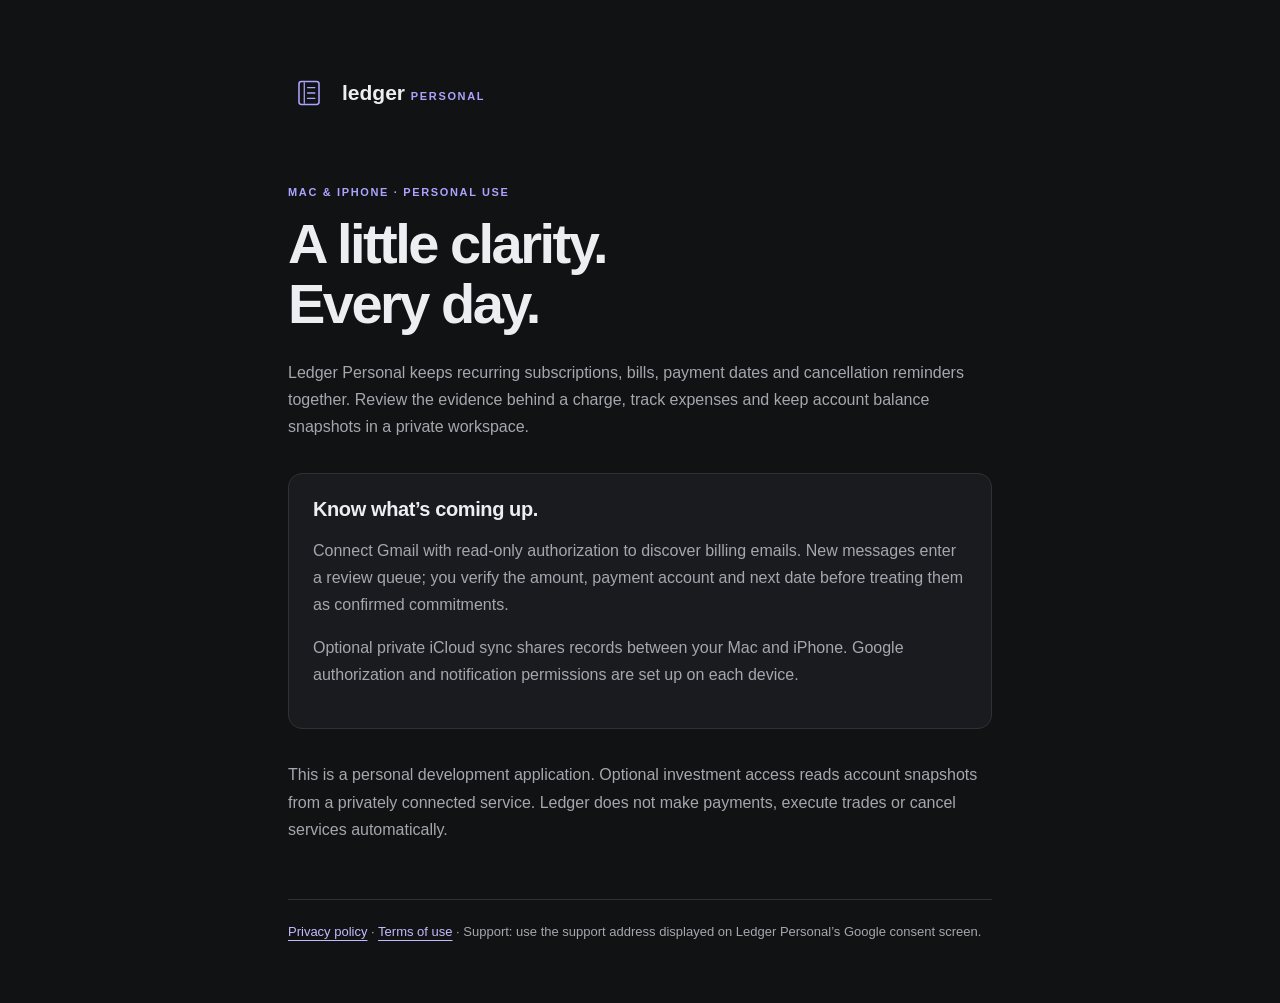
<file: index.html>
<!doctype html>
<html lang="en"><head><meta charset="utf-8"><meta name="viewport" content="width=device-width, initial-scale=1"><meta name="description" content="Ledger Personal is a private Mac and iPhone app for recurring bills, subscriptions and expenses."><title>Ledger Personal</title><link rel="icon" href="logo.svg" type="image/svg+xml"><link rel="stylesheet" href="site.css"></head>
<body><main><nav aria-label="Ledger Personal"><img src="logo.svg" alt=""><span>ledger <span class="eyebrow">Personal</span></span></nav>
<div class="eyebrow">Mac &amp; iPhone · Personal use</div><h1>A little clarity.<br>Every day.</h1>
<p>Ledger Personal keeps recurring subscriptions, bills, payment dates and cancellation reminders together. Review the evidence behind a charge, track expenses and keep account balance snapshots in a private workspace.</p>
<div class="card"><h2>Know what’s coming up.</h2><p>Connect Gmail with read-only authorization to discover billing emails. New messages enter a review queue; you verify the amount, payment account and next date before treating them as confirmed commitments.</p><p>Optional private iCloud sync shares records between your Mac and iPhone. Google authorization and notification permissions are set up on each device.</p></div>
<p>This is a personal development application. Optional investment access reads account snapshots from a privately connected service. Ledger does not make payments, execute trades or cancel services automatically.</p>
<footer><a href="privacy.html">Privacy policy</a> · <a href="terms.html">Terms of use</a> · Support: use the support address displayed on Ledger Personal’s Google consent screen.</footer>
</main></body></html>
</file>
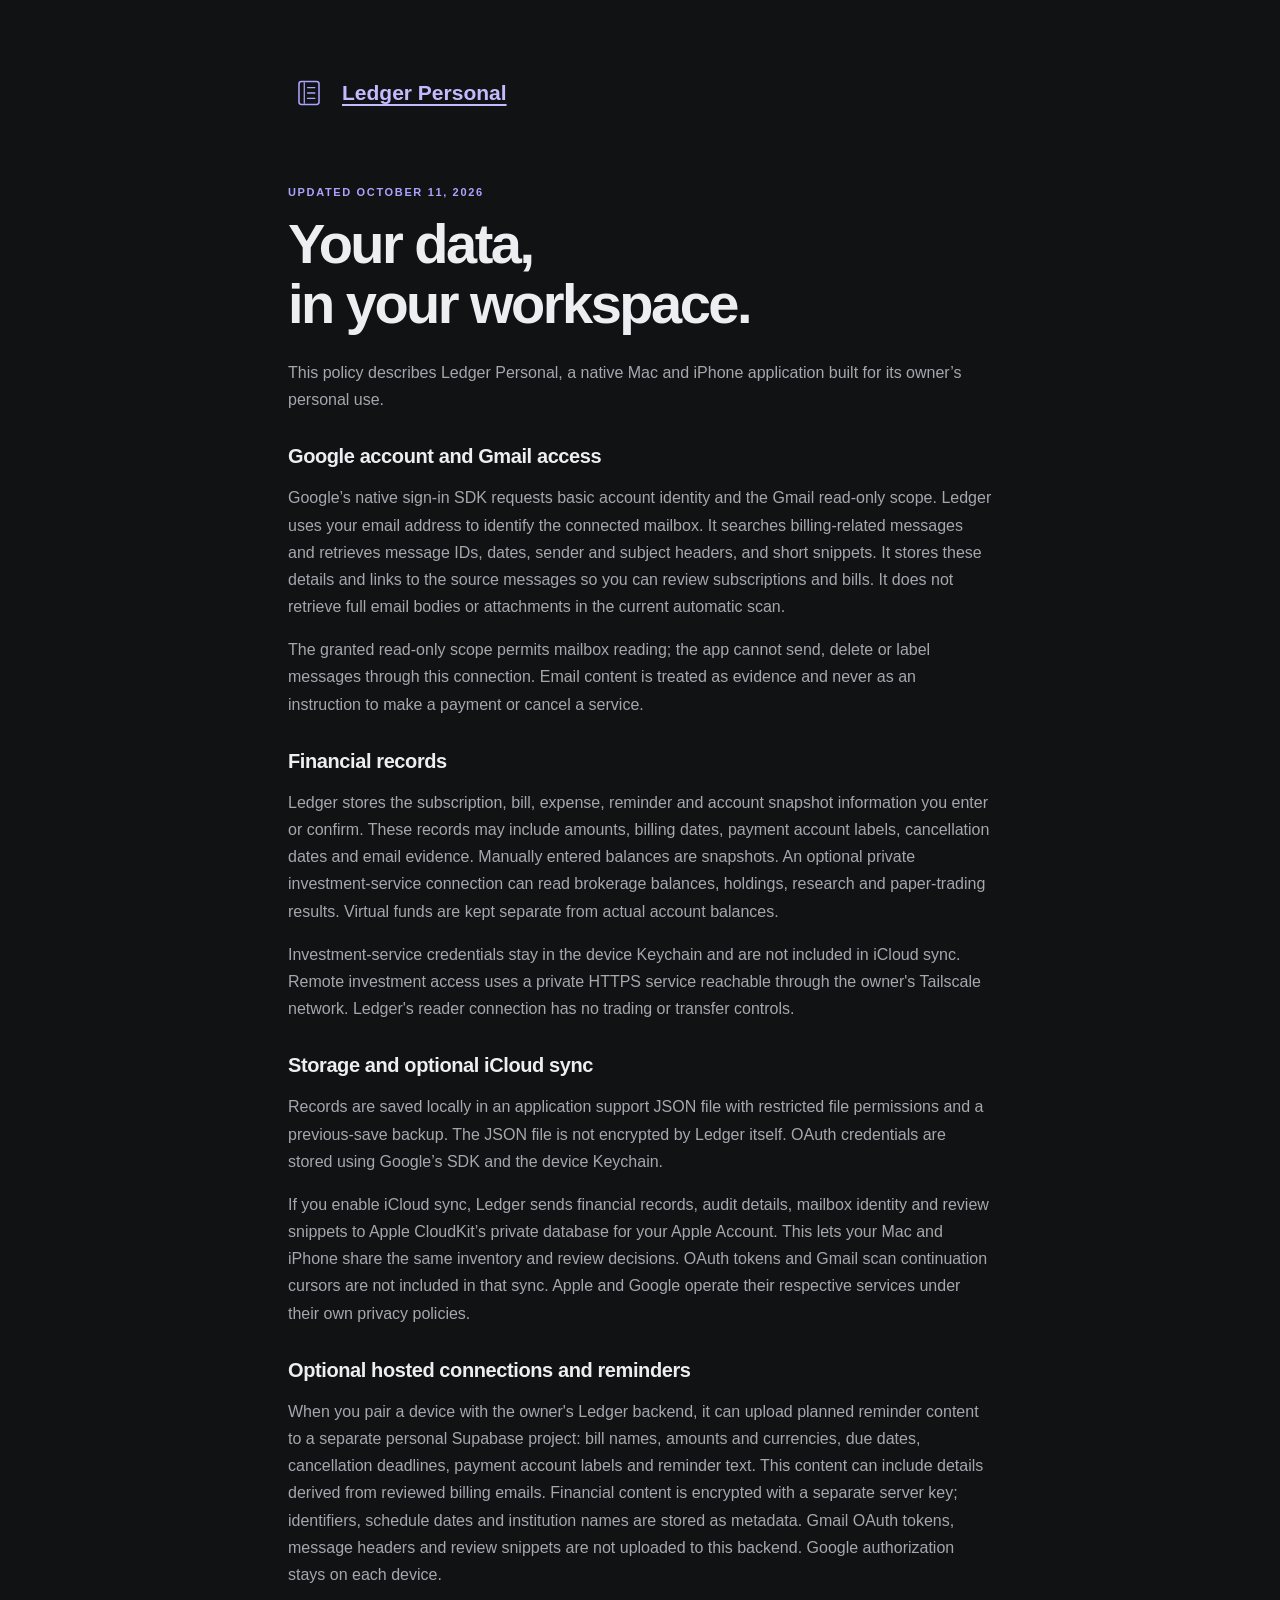
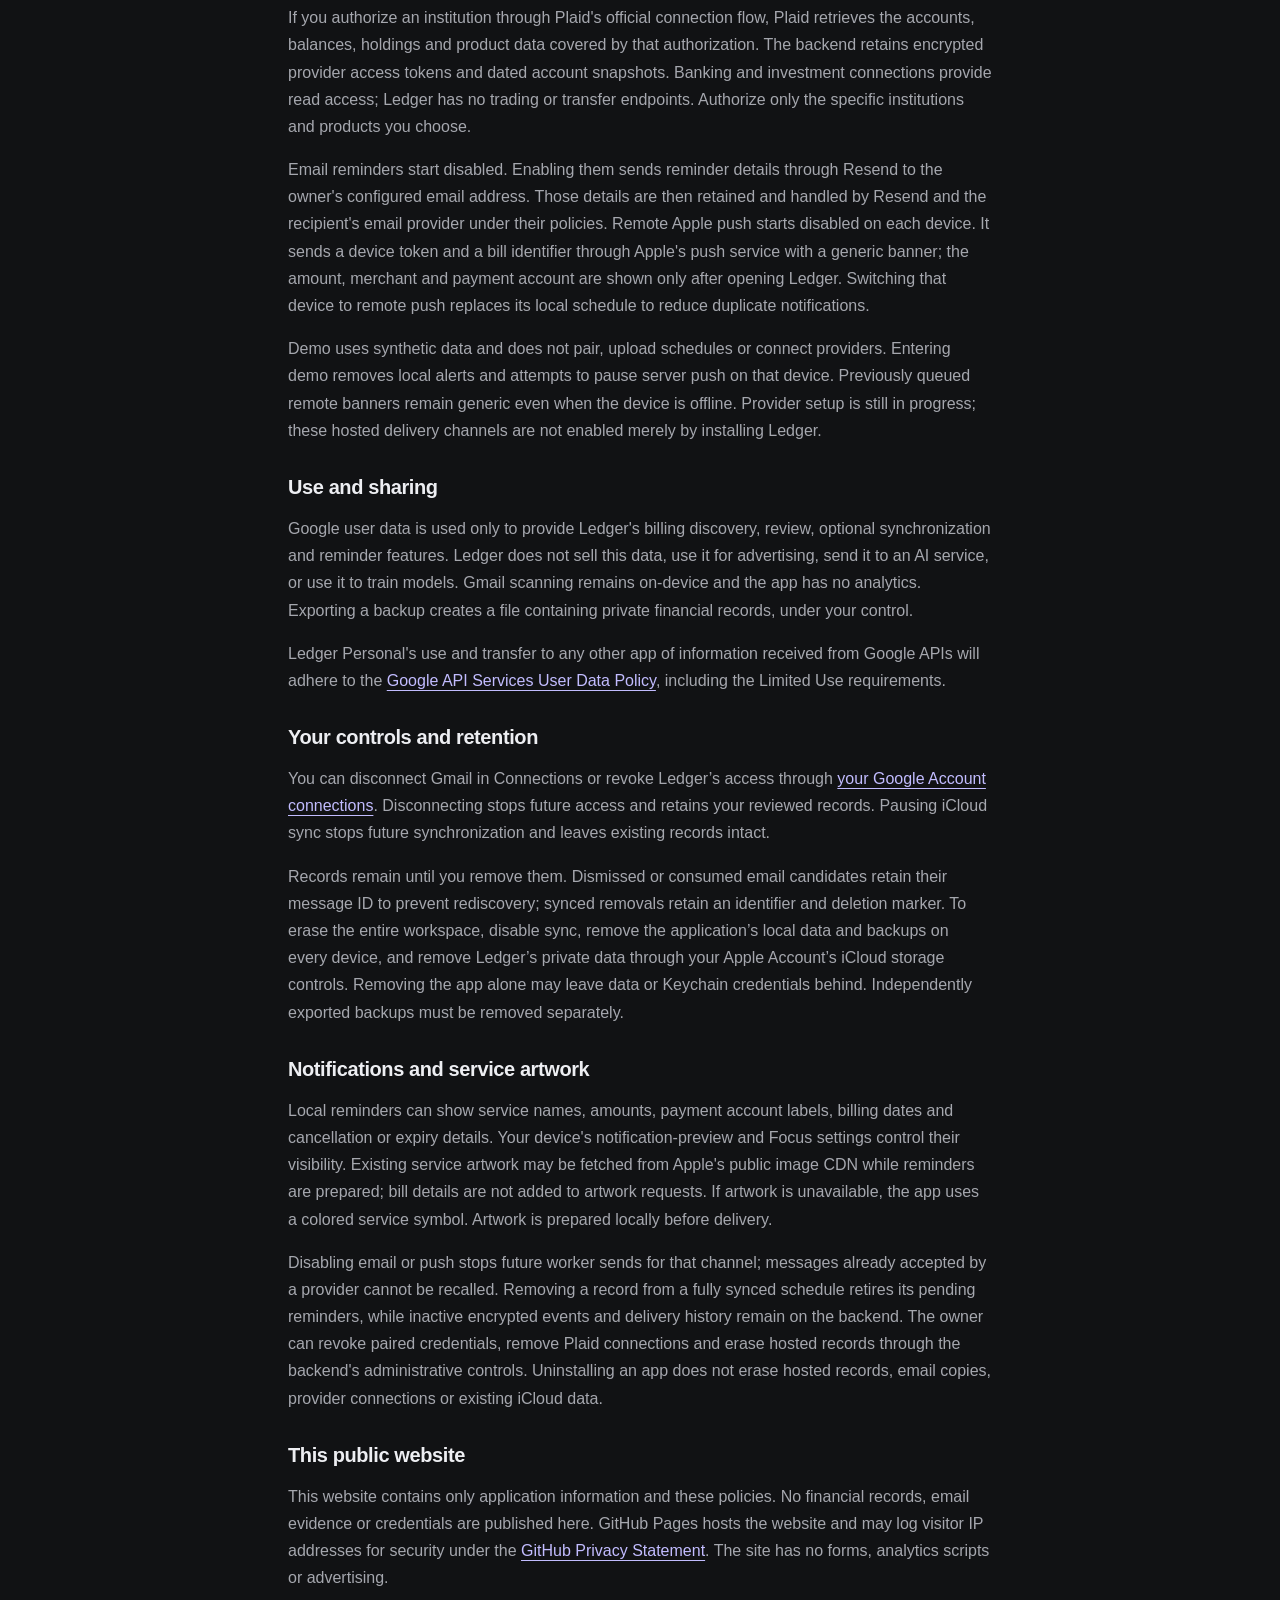
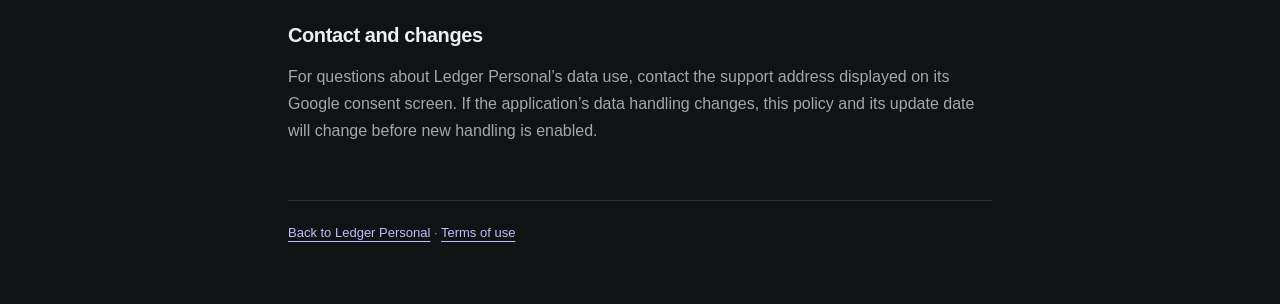
<file: privacy.html>
<!doctype html>
<html lang="en"><head><meta charset="utf-8"><meta name="viewport" content="width=device-width, initial-scale=1"><title>Privacy · Ledger Personal</title><link rel="icon" href="logo.svg" type="image/svg+xml"><link rel="stylesheet" href="site.css"></head>
<body><main><nav><img src="logo.svg" alt=""><a href="index.html">Ledger Personal</a></nav><div class="eyebrow">Updated October 11, 2026</div><h1>Your data,<br>in your workspace.</h1><p>This policy describes Ledger Personal, a native Mac and iPhone application built for its owner’s personal use.</p>
<h2>Google account and Gmail access</h2><p>Google’s native sign-in SDK requests basic account identity and the Gmail read-only scope. Ledger uses your email address to identify the connected mailbox. It searches billing-related messages and retrieves message IDs, dates, sender and subject headers, and short snippets. It stores these details and links to the source messages so you can review subscriptions and bills. It does not retrieve full email bodies or attachments in the current automatic scan.</p><p>The granted read-only scope permits mailbox reading; the app cannot send, delete or label messages through this connection. Email content is treated as evidence and never as an instruction to make a payment or cancel a service.</p>
<h2>Financial records</h2><p>Ledger stores the subscription, bill, expense, reminder and account snapshot information you enter or confirm. These records may include amounts, billing dates, payment account labels, cancellation dates and email evidence. Manually entered balances are snapshots. An optional private investment-service connection can read brokerage balances, holdings, research and paper-trading results. Virtual funds are kept separate from actual account balances.</p><p>Investment-service credentials stay in the device Keychain and are not included in iCloud sync. Remote investment access uses a private HTTPS service reachable through the owner's Tailscale network. Ledger's reader connection has no trading or transfer controls.</p>
<h2>Storage and optional iCloud sync</h2><p>Records are saved locally in an application support JSON file with restricted file permissions and a previous-save backup. The JSON file is not encrypted by Ledger itself. OAuth credentials are stored using Google’s SDK and the device Keychain.</p><p>If you enable iCloud sync, Ledger sends financial records, audit details, mailbox identity and review snippets to Apple CloudKit’s private database for your Apple Account. This lets your Mac and iPhone share the same inventory and review decisions. OAuth tokens and Gmail scan continuation cursors are not included in that sync. Apple and Google operate their respective services under their own privacy policies.</p>
<h2>Optional hosted connections and reminders</h2><p>When you pair a device with the owner's Ledger backend, it can upload planned reminder content to a separate personal Supabase project: bill names, amounts and currencies, due dates, cancellation deadlines, payment account labels and reminder text. This content can include details derived from reviewed billing emails. Financial content is encrypted with a separate server key; identifiers, schedule dates and institution names are stored as metadata. Gmail OAuth tokens, message headers and review snippets are not uploaded to this backend. Google authorization stays on each device.</p><p>If you authorize an institution through Plaid's official connection flow, Plaid retrieves the accounts, balances, holdings and product data covered by that authorization. The backend retains encrypted provider access tokens and dated account snapshots. Banking and investment connections provide read access; Ledger has no trading or transfer endpoints. Authorize only the specific institutions and products you choose.</p><p>Email reminders start disabled. Enabling them sends reminder details through Resend to the owner's configured email address. Those details are then retained and handled by Resend and the recipient's email provider under their policies. Remote Apple push starts disabled on each device. It sends a device token and a bill identifier through Apple's push service with a generic banner; the amount, merchant and payment account are shown only after opening Ledger. Switching that device to remote push replaces its local schedule to reduce duplicate notifications.</p><p>Demo uses synthetic data and does not pair, upload schedules or connect providers. Entering demo removes local alerts and attempts to pause server push on that device. Previously queued remote banners remain generic even when the device is offline. Provider setup is still in progress; these hosted delivery channels are not enabled merely by installing Ledger.</p>
<h2>Use and sharing</h2><p>Google user data is used only to provide Ledger's billing discovery, review, optional synchronization and reminder features. Ledger does not sell this data, use it for advertising, send it to an AI service, or use it to train models. Gmail scanning remains on-device and the app has no analytics. Exporting a backup creates a file containing private financial records, under your control.</p><p>Ledger Personal's use and transfer to any other app of information received from Google APIs will adhere to the <a href="https://developers.google.com/terms/api-services-user-data-policy">Google API Services User Data Policy</a>, including the Limited Use requirements.</p>
<h2>Your controls and retention</h2><p>You can disconnect Gmail in Connections or revoke Ledger’s access through <a href="https://myaccount.google.com/connections">your Google Account connections</a>. Disconnecting stops future access and retains your reviewed records. Pausing iCloud sync stops future synchronization and leaves existing records intact.</p><p>Records remain until you remove them. Dismissed or consumed email candidates retain their message ID to prevent rediscovery; synced removals retain an identifier and deletion marker. To erase the entire workspace, disable sync, remove the application’s local data and backups on every device, and remove Ledger’s private data through your Apple Account’s iCloud storage controls. Removing the app alone may leave data or Keychain credentials behind. Independently exported backups must be removed separately.</p>
<h2>Notifications and service artwork</h2><p>Local reminders can show service names, amounts, payment account labels, billing dates and cancellation or expiry details. Your device's notification-preview and Focus settings control their visibility. Existing service artwork may be fetched from Apple's public image CDN while reminders are prepared; bill details are not added to artwork requests. If artwork is unavailable, the app uses a colored service symbol. Artwork is prepared locally before delivery.</p>
<p>Disabling email or push stops future worker sends for that channel; messages already accepted by a provider cannot be recalled. Removing a record from a fully synced schedule retires its pending reminders, while inactive encrypted events and delivery history remain on the backend. The owner can revoke paired credentials, remove Plaid connections and erase hosted records through the backend's administrative controls. Uninstalling an app does not erase hosted records, email copies, provider connections or existing iCloud data.</p>
<h2>This public website</h2><p>This website contains only application information and these policies. No financial records, email evidence or credentials are published here. GitHub Pages hosts the website and may log visitor IP addresses for security under the <a href="https://docs.github.com/en/site-policy/privacy-policies/github-general-privacy-statement">GitHub Privacy Statement</a>. The site has no forms, analytics scripts or advertising.</p>
<h2>Contact and changes</h2><p>For questions about Ledger Personal’s data use, contact the support address displayed on its Google consent screen. If the application’s data handling changes, this policy and its update date will change before new handling is enabled.</p><footer><a href="index.html">Back to Ledger Personal</a> · <a href="terms.html">Terms of use</a></footer></main></body></html>
</file>
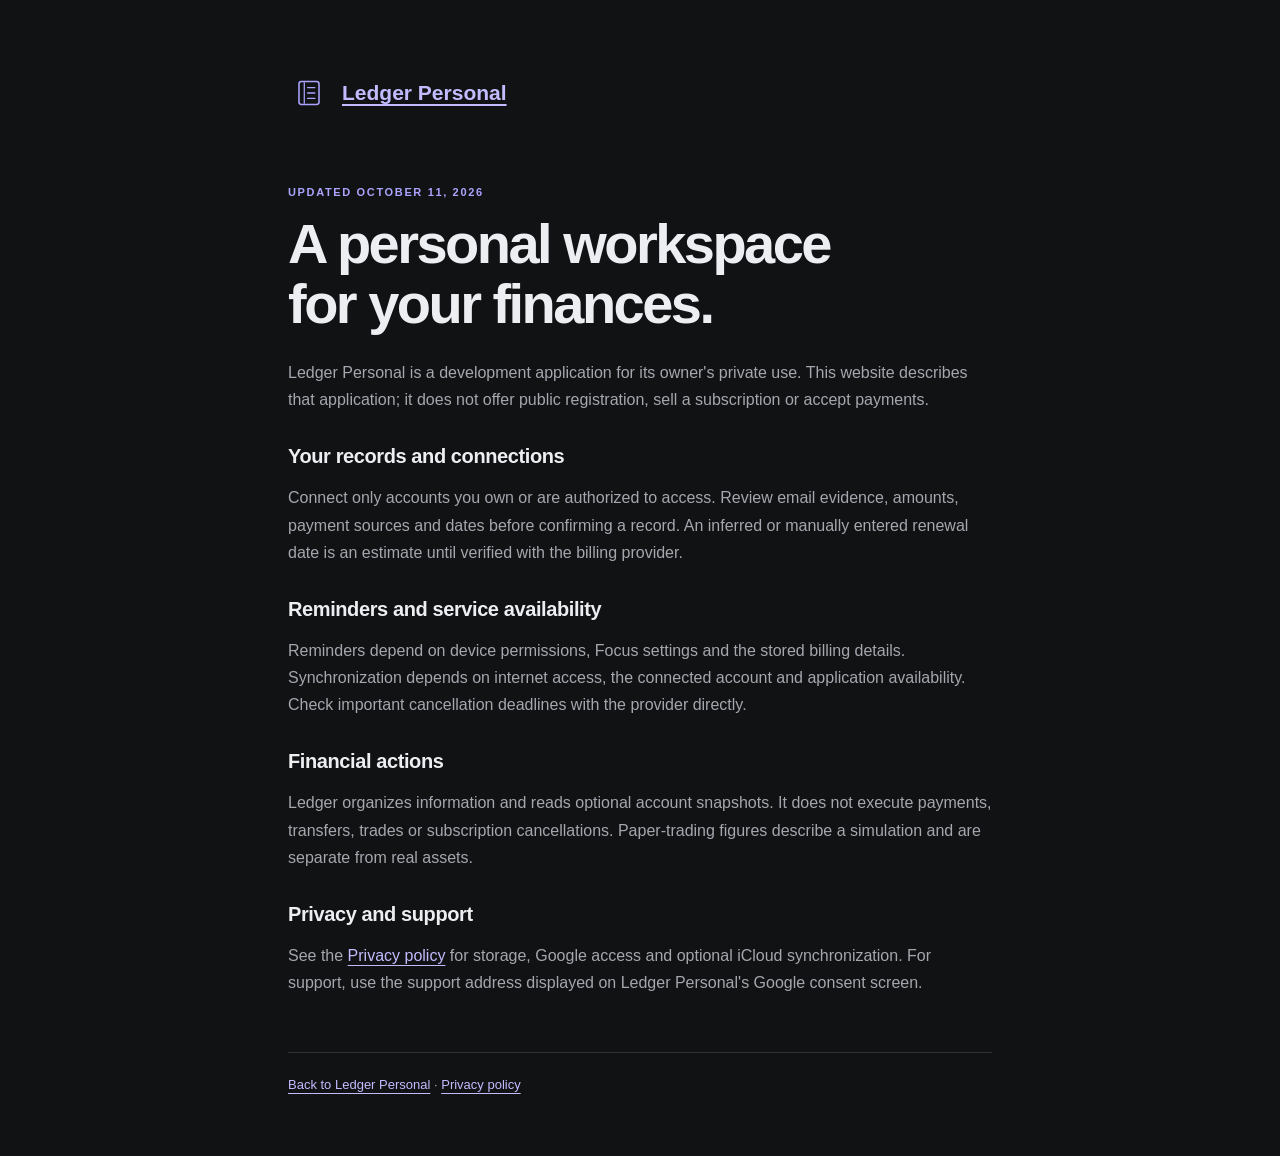
<file: terms.html>
<!doctype html>
<html lang="en"><head><meta charset="utf-8"><meta name="viewport" content="width=device-width, initial-scale=1"><title>Terms · Ledger Personal</title><link rel="icon" href="logo.svg" type="image/svg+xml"><link rel="stylesheet" href="site.css"></head>
<body><main><nav><img src="logo.svg" alt=""><a href="index.html">Ledger Personal</a></nav><div class="eyebrow">Updated October 11, 2026</div><h1>A personal workspace<br>for your finances.</h1>
<p>Ledger Personal is a development application for its owner's private use. This website describes that application; it does not offer public registration, sell a subscription or accept payments.</p>
<h2>Your records and connections</h2><p>Connect only accounts you own or are authorized to access. Review email evidence, amounts, payment sources and dates before confirming a record. An inferred or manually entered renewal date is an estimate until verified with the billing provider.</p>
<h2>Reminders and service availability</h2><p>Reminders depend on device permissions, Focus settings and the stored billing details. Synchronization depends on internet access, the connected account and application availability. Check important cancellation deadlines with the provider directly.</p>
<h2>Financial actions</h2><p>Ledger organizes information and reads optional account snapshots. It does not execute payments, transfers, trades or subscription cancellations. Paper-trading figures describe a simulation and are separate from real assets.</p>
<h2>Privacy and support</h2><p>See the <a href="privacy.html">Privacy policy</a> for storage, Google access and optional iCloud synchronization. For support, use the support address displayed on Ledger Personal's Google consent screen.</p><footer><a href="index.html">Back to Ledger Personal</a> · <a href="privacy.html">Privacy policy</a></footer></main></body></html>
</file>
<file: site.css>
:root { color-scheme: dark; font-family: -apple-system, BlinkMacSystemFont, "Segoe UI", sans-serif; color: #edeef2; background: #111214; }
* { box-sizing: border-box; }
body { margin: 0; }
main { max-width: 760px; margin: auto; padding: 72px 28px 64px; }
nav { display: flex; align-items: center; gap: 12px; margin-bottom: 72px; font-size: 21px; font-weight: 650; }
nav img { width: 42px; height: 42px; }
.eyebrow { color: #aba4ff; font-size: 11px; font-weight: 650; letter-spacing: .15em; text-transform: uppercase; }
h1 { font-size: clamp(36px, 7vw, 56px); line-height: 1.08; letter-spacing: -.045em; margin: 16px 0 24px; }
h2 { font-size: 20px; letter-spacing: -.02em; margin: 32px 0 10px; }
p, li { font-size: 16px; line-height: 1.7; color: #a5a7ae; }
a { color: #c2bcff; text-underline-offset: 4px; }
a:focus-visible { outline: 2px solid #aba4ff; outline-offset: 5px; }
.card { padding: 24px; border: 1px solid #303136; border-radius: 14px; background: #1a1b1f; margin: 32px 0; }
.card h2 { margin-top: 0; }
footer { border-top: 1px solid #303136; margin-top: 56px; padding-top: 24px; font-size: 13px; color: #a5a7ae; }
@media (max-width: 500px) { main { padding-top: 32px; } nav { margin-bottom: 48px; } }
</file>
